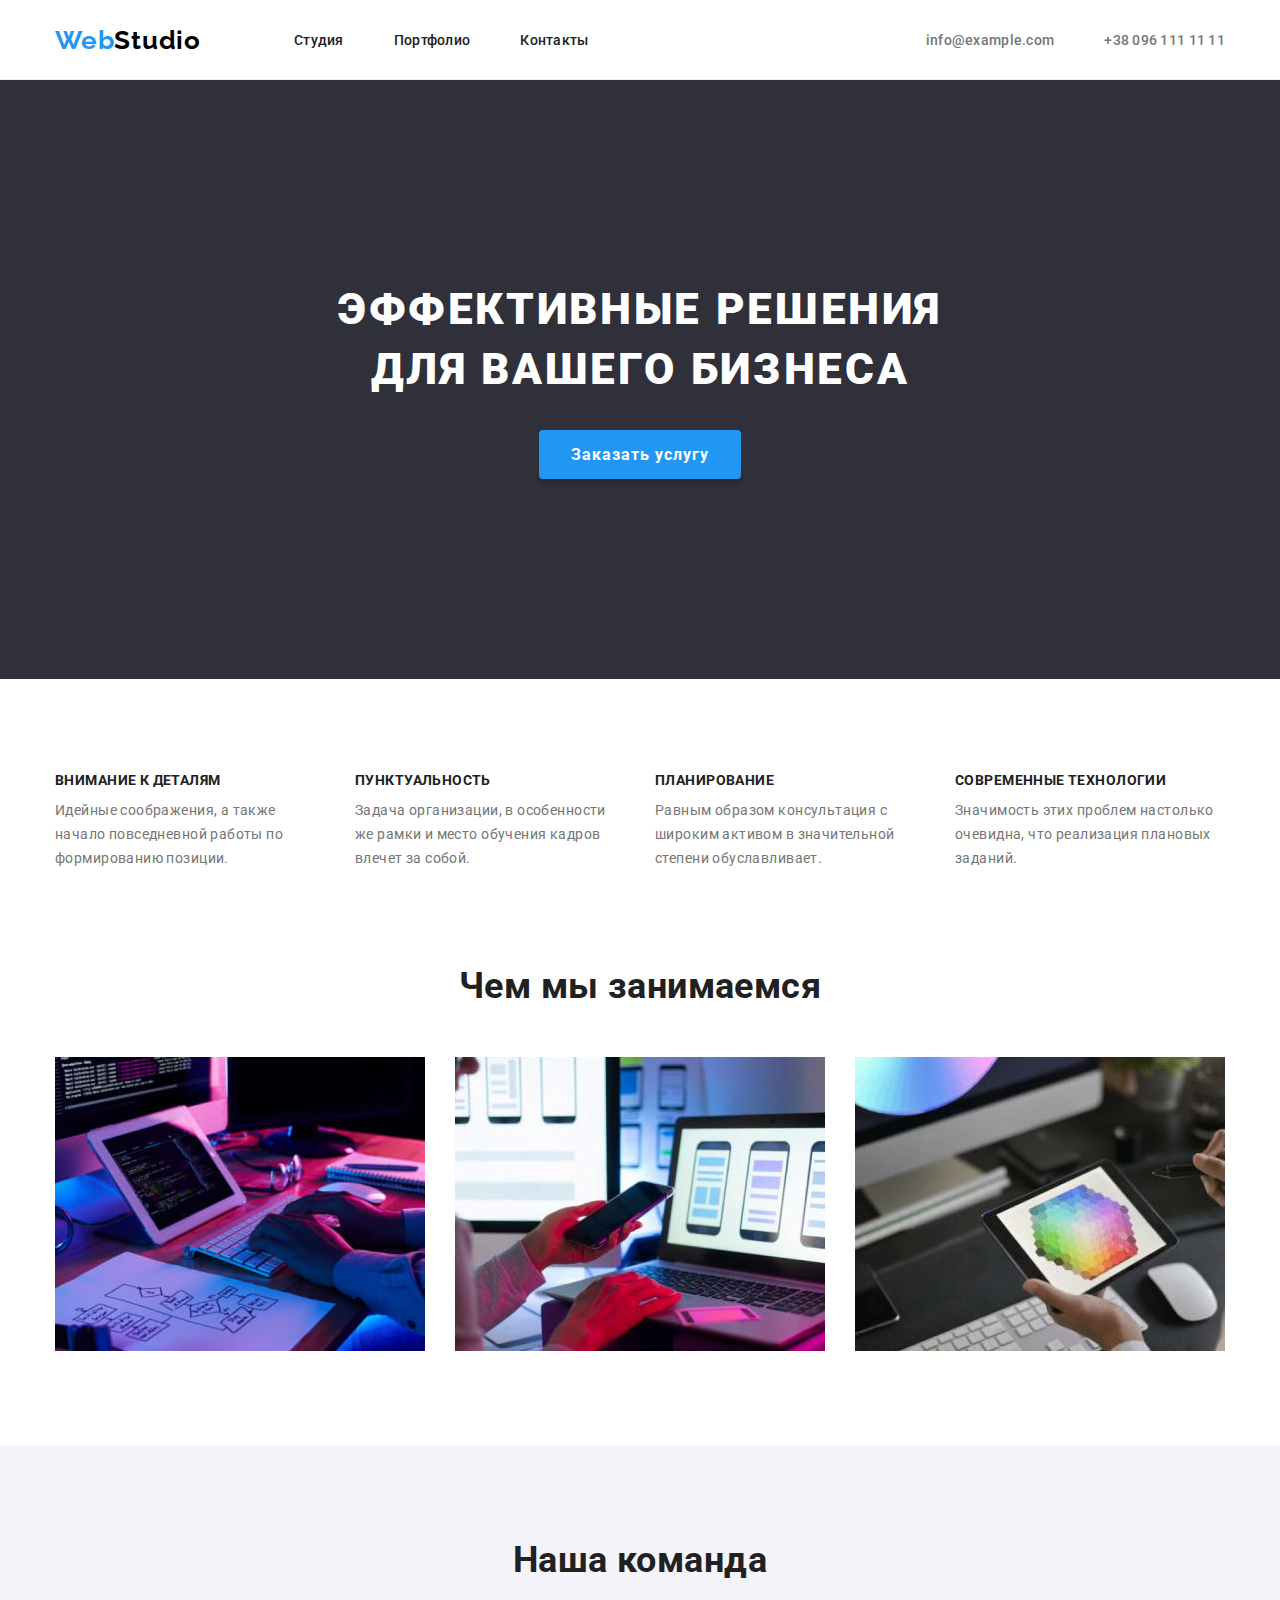
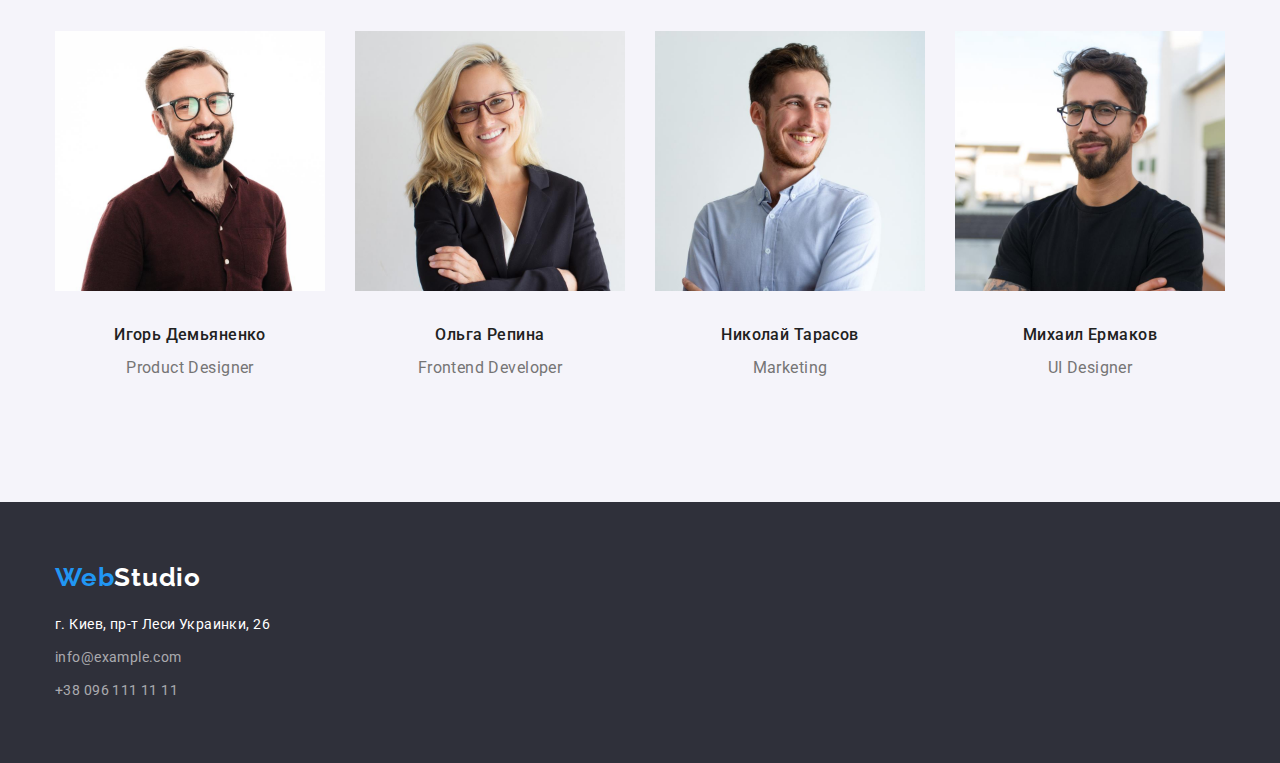
<file: index.html>
<!DOCTYPE html>
<html lang="ru">
  <head>
    <meta charset="UTF-8" />
    <meta http-equiv="X-UA-Compatible" content="IE=edge" />
    <meta name="viewport" content="width=device-width, initial-scale=1.0" />
    <title>Document</title>
    <link
      rel="stylesheet"
      href="https://cdn.jsdelivr.net/npm/modern-normalize@1.1.0/modern-normalize.min.css"
    />
    <link rel="preconnect" href="https://fonts.googleapis.com" />
    <link rel="preconnect" href="https://fonts.gstatic.com" crossorigin />
    <link
      href="https://fonts.googleapis.com/css2?family=Raleway:wght@700&family=Roboto:wght@400;500;700;900&display=swap"
      rel="stylesheet"
    />
    <link rel="stylesheet" href="./css/styles.css" />
  </head>

  <body>
    <header class="header">
      <div class="container header-container">
        <nav class="nav">
          <a class="logo-link" href="/">
            Web<span class="logo-accent">Studio</span></a
          >
          <ul class="site-nav list">
            <li><a class="link nav-link" href="./index.html">Студия</a></li>
            <li>
              <a class="link nav-link" href="./portfolio.html">Портфолио</a>
            </li>
            <li><a class="link nav-link" href="/">Контакты</a></li>
          </ul>
        </nav>
        <ul class="site-adress list">
          <li class="adress-item">
            <a class="link link-adress" href="mailto:info@devstudio.com"
              >info@example.com</a
            >
          </li>
          <li class="adress-item">
            <a class="link link-adress" href="tel:+380961111111"
              >+38 096 111 11 11</a
            >
          </li>
        </ul>
      </div>
    </header>
    <main>
      <section class="hero">
        <h1 class="hero-title">Эффективные решения для вашего бизнеса</h1>
        <button class="hero-batton" type="button">Заказать услугу</button>
      </section>
      <section class="benefits section">
        <div class="container">
          <ul class="list benefits-list card-set">
            <li class="card-item benefits-list-item">
              <h3 class="benefits-title">Внимание к деталям</h3>
              <p class="benefits-item">
                Идейные соображения, а также начало повседневной работы по
                формированию позиции.
              </p>
            </li>
            <li class="card-item benefits-list-item">
              <h3 class="benefits-title">Пунктуальность</h3>
              <p class="benefits-item">
                Задача организации, в особенности же рамки и место обучения
                кадров влечет за собой.
              </p>
            </li>
            <li class="card-item benefits-list-item">
              <h3 class="benefits-title">Планирование</h3>
              <p class="benefits-item">
                Равным образом консультация с широким активом в значительной
                степени обуславливает.
              </p>
            </li>
            <li class="card-item benefits-list-item">
              <h3 class="benefits-title">Современные технологии</h3>
              <p class="benefits-item">
                Значимость этих проблем настолько очевидна, что реализация
                плановых заданий.
              </p>
            </li>
          </ul>
        </div>
      </section>

      <section class="about section">
        <div class="container">
          <h2 class="section-title text-black">Чем мы занимаемся</h2>
          <ul class="list abaut-list card-set">
            <li class="abaut-item card-item">
              <img
                src="./images/work.jpg"
                alt=" робота"
                width="370"
                height="294"
              />
            </li>
            <li class="abaut-item card-item">
              <img
                src="./images/phone.jpg"
                alt=" телефон"
                width="370"
                height="294"
              />
            </li>
            <li class="abaut-item card-item">
              <img
                src="./images/technology.jpg"
                alt=" технології"
                width="370"
                height="294"
              />
            </li>
          </ul>
        </div>
      </section>
      <section class="our-team section">
        <div class="container">
          <h2 class="section-title text-black">Наша команда</h2>
          <ul class="list teatm-list card-set">
            <li class="team-item card-item">
              <img
                src="./images/produkt.jpg"
                alt="Дизайн продукту"
                width="270"
                height="260"
              />
              <div class="data">
                <h3 class="team-title text-black">Игорь Демьяненко</h3>
                <p class="team-text">Product Designer</p>
              </div>
            </li>

            <li class="team-item card-item">
              <img
                src="./images/frontend.jpg"
                alt="розробник"
                width="270"
                height="260"
              />
              <div class="data">
                <h3 class="team-title text-black">Ольга Репина</h3>
                <p class="team-text">Frontend Developer</p>
              </div>
            </li>
            <li class="team-item card-item">
              <img
                src="./images/marketing.jpg"
                alt="маркетинг"
                width="270"
                height="260"
              />
              <div class="data">
                <h3 class="team-title text-black">Николай Тарасов</h3>
                <p class="team-text">Marketing</p>
              </div>
            </li>
            <li class="team-item card-item">
              <img
                src="./images/designer.jpg"
                alt="дизайнер"
                width="270"
                height="260"
              />
              <div class="data">
                <h3 class="team-title text-black">Михаил Ермаков</h3>
                <p class="team-text">UI Designer</p>
              </div>
            </li>
          </ul>
        </div>
      </section>
    </main>
    <footer class="footer">
      <div class="container">
        <a class="logo-link" href="/">
          Web<span class="logo-accent-whit">Studio</span></a
        >
        <address class="adress">
          <ul class="list contacts-footer">
            <li class="adress-item">
              <a
                class="link link-adress text-white"
                href="https://bit.ly/3pXMvUd"
                target="_blank"
                rel="noreferrer noopener nofollow"
                >г. Киев, пр-т Леси Украинки, 26</a
              >
            </li>
            <li class="adress-item">
              <a class="link link-adress" href="mailto:info@devstudio.com"
                >info@example.com</a
              >
            </li>
            <li class="adress-item">
              <a class="link link-adress" href="tel:+380961111111"
                >+38 096 111 11 11</a
              >
            </li>
          </ul>
        </address>
      </div>
    </footer>
  </body>
</html>
</file>
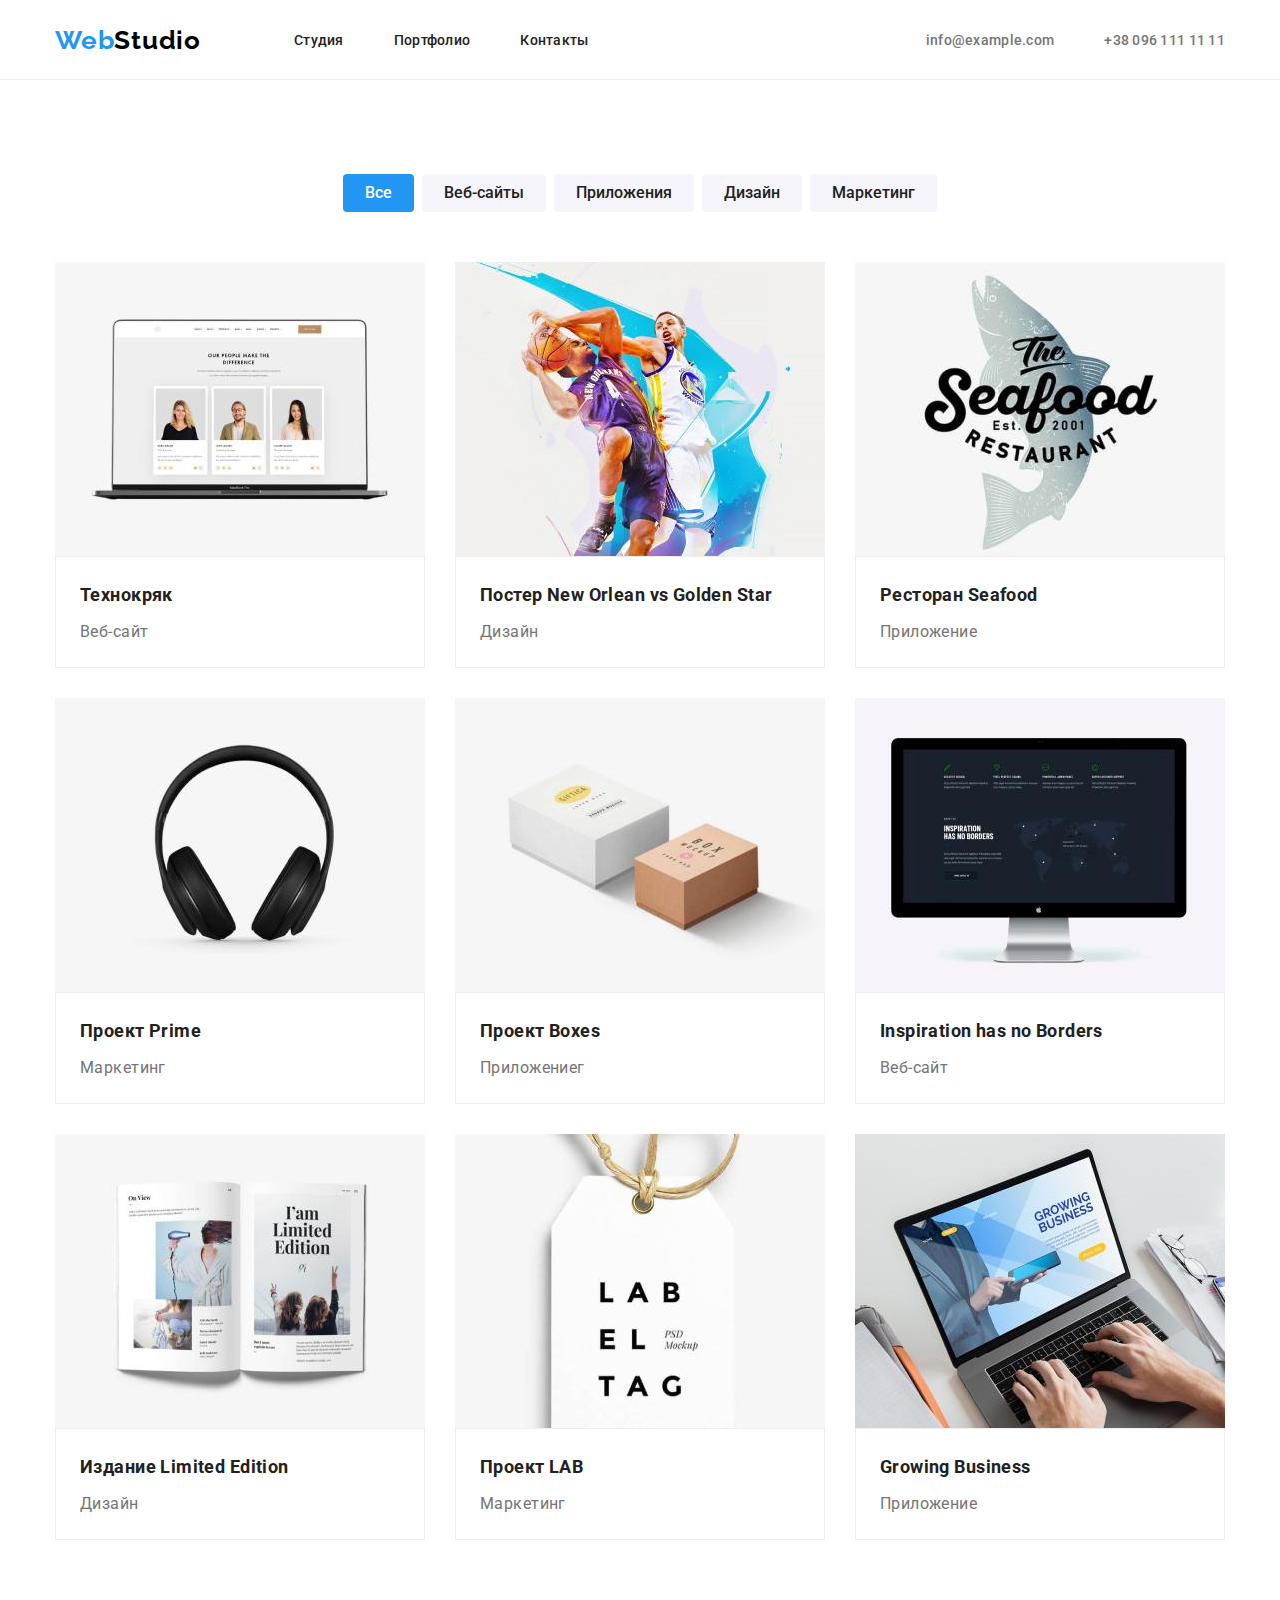
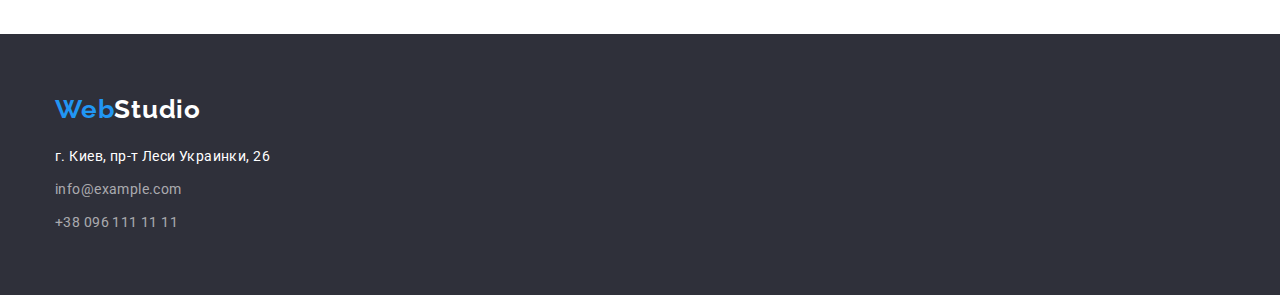
<file: portfolio.html>
<!DOCTYPE html>
<html lang="ru">
  <head>
    <meta charset="UTF-8" />
    <meta http-equiv="X-UA-Compatible" content="IE=edge" />
    <meta name="viewport" content="width=device-width, initial-scale=1.0" />
    <title>Document</title>
    <link
      rel="stylesheet"
      href="https://cdn.jsdelivr.net/npm/modern-normalize@1.1.0/modern-normalize.min.css"
    />
    <link rel="preconnect" href="https://fonts.googleapis.com" />
    <link rel="preconnect" href="https://fonts.gstatic.com" crossorigin />
    <link
      href="https://fonts.googleapis.com/css2?family=Raleway:wght@700&family=Roboto:wght@400;500;700;900&display=swap"
      rel="stylesheet"
    />
    <link rel="stylesheet" href="./css/styles.css" />
  </head>

  <body>
    <header class="header">
      <div class="container header-container">
        <nav class="nav">
          <a class="logo-link" href="/">
            Web<span class="logo-accent">Studio </span></a
          >
          <ul class="site-nav list">
            <li><a class="link nav-link" href="./index.html">Студия</a></li>
            <li>
              <a class="link nav-link" href="./portfolio.html">Портфолио</a>
            </li>
            <li><a class="link nav-link" href="/">Контакты</a></li>
          </ul>
        </nav>
        <ul class="site-adress list">
          <li class="adress-item">
            <a class="link link-adress" href="mailto:info@devstudio.com"
              >info@example.com</a
            >
          </li>
          <li class="adress-item">
            <a class="link link-adress" href="tel:+380961111111"
              >+38 096 111 11 11</a
            >
          </li>
        </ul>
      </div>
    </header>
    <main>
      <section class="section">
        <div class="container">
          <ul class="list-battom list">
            <li><button class="main-batton all" type="button">Все</button></li>
            <li>
              <button class="main-batton" type="button">Веб-сайты</button>
            </li>
            <li>
              <button class="main-batton" type="button">Приложения</button>
            </li>
            <li><button class="main-batton" type="button">Дизайн</button></li>
            <li>
              <button class="main-batton" type="button">Маркетинг</button>
            </li>
          </ul>
          <h1 class="shove">заголовок</h1>
          <ul class="list services-list card-set">
            <li class="item-services card-item">
              <a class="link link-services" href="/">
                <img
                  src="./images2/technocrack.jpg"
                  alt="техно"
                  width="370"
                  height="294"
                />
                <div class="services-wrapper">
                  <h2 class="title-services">Технокряк</h2>
                  <p class="trait">Веб-сайт</p>
                </div>
              </a>
            </li>

            <li class="item-services card-item">
              <a class="link link-services" href="/">
                <img
                  src="./images2/goldenstar.jpg"
                  alt="баскетбол"
                  width="370"
                  height="294"
                />
                <div class="services-wrapper">
                  <h2 class="title-services">
                    Постер New Orlean vs Golden Star
                  </h2>
                  <p class="trait">Дизайн</p>
                </div>
              </a>
            </li>
            <li class="item-services card-item">
              <a class="link link-services" href="/">
                <img
                  src="./images2/seafood.jpg"
                  alt="еда"
                  width="370"
                  height="294"
                />
                <div class="services-wrapper">
                  <h2 class="title-services">Ресторан Seafood</h2>
                  <p class="trait">Приложение</p>
                </div>
              </a>
            </li>
            <li class="item-services card-item">
              <a class="link link-services" href="/">
                <img
                  src="./images2/prime.jpg"
                  alt="наушники"
                  width="370"
                  height="294"
                />
                <div class="services-wrapper">
                  <h2 class="title-services">Проект Prime</h2>
                  <p class="trait">Маркетинг</p>
                </div>
              </a>
            </li>
            <li class="item-services card-item">
              <a class="link link-services" href="/">
                <img
                  src="./images2/boxes.jpg"
                  alt="коробки"
                  width="370"
                  height="294"
                />
                <div class="services-wrapper">
                  <h2 class="title-services">Проект Boxes</h2>
                  <p class="trait">Приложениег</p>
                </div>
              </a>
            </li>
            <li class="item-services card-item">
              <a class="link link-services" href="/">
                <img
                  src="./images2/noborders.jpg"
                  alt="монитор"
                  width="370"
                  height="294"
                />
                <div class="services-wrapper">
                  <h2 class="title-services">Inspiration has no Borders</h2>
                  <p class="trait">Веб-сайт</p>
                </div>
              </a>
            </li>
            <li class="item-services card-item">
              <a class="link link-services" href="/">
                <img
                  src="./images2/limedition.jpg"
                  alt="журнал"
                  width="370"
                  height="294"
                />
                <div class="services-wrapper">
                  <h2 class="title-services">Издание Limited Edition</h2>
                  <p class="trait">Дизайн</p>
                </div>
              </a>
            </li>
            <li class="item-services card-item">
              <a class="link link-services" href="/">
                <img
                  src="./images2/lab.jpg"
                  alt="бирка"
                  width="370"
                  height="294"
                />
                <div class="services-wrapper">
                  <h2 class="title-services">Проект LAB</h2>
                  <p class="trait">Маркетинг</p>
                </div>
              </a>
            </li>
            <li class="item-services card-item">
              <a class="link link-services" href="/">
                <img
                  src="./images2/growing.jpg"
                  alt="ноутбук"
                  width="370"
                  height="294"
                />
                <div class="services-wrapper">
                  <h2 class="title-services">Growing Business</h2>
                  <p class="trait">Приложение</p>
                </div>
              </a>
            </li>
          </ul>
        </div>
      </section>
    </main>
    <footer class="footer">
      <div class="container">
        <a class="logo-link" href="/"
          >Web<span class="logo-accent-whit">Studio</span></a
        >
        <address class="adress">
          <ul class="list contacts-footer">
            <li class="adress-item">
              <a
                class="link link-adress text-white"
                href="https://bit.ly/3pXMvUd"
                target="_blank"
                rel="noreferrer noopener nofollow"
                >г. Киев, пр-т Леси Украинки, 26</a
              >
            </li>
            <li class="adress-item">
              <a class="link link-adress" href="mailto:info@devstudio.com"
                >info@example.com</a
              >
            </li>
            <li class="adress-item">
              <a class="link link-adress" href="tel:+380961111111"
                >+38 096 111 11 11</a
              >
            </li>
          </ul>
        </address>
      </div>
    </footer>
  </body>
</html>
</file>
<file: css/styles.css>
:root {
  --black-text-color: #212121;
  --black-heade-color: #212121;
  --white-text-color: #ffffff;
  --gray-text-color: #757575;
  --gray-background-color: #e5e5e5;
  --black-background-color: #2f303a;
  --black-logo-color: #000000;
  --white-logo-color: #ffffff;
  --blue-logo-color: #2196f3;
  --blue-batton-color: #2196f3;
  --gray-batton-color: #f5f4fa;
  --gray-heade-color: #757575;
  --white-heade-color: #ffffff;
  --blue-heade-color: #ffffff;
  --grayb-footer-color: rgba(255, 255, 255, 0.6);
  --gray-footer-color: #ffffff;
  --gray-border-color: #EEEEEE;
  --gray-header-color: #ECECEC;
}

body {
  font-family: "Roboto", sans-serif;
  font-size: 14px;
  line-height: 1.71;
  color: var(--gray-text-color);
  letter-spacing: 0.03em;
}

h1,
h2,
h3,
p {
  margin: 0;
}

ul {
  margin: 0;
  padding: 0;
}

img {
  display: block;
  max-width: 100%;
  height: auto;

}

.container {
  width: 1200px;
  padding-left: 15px;
  padding-right: 15px;
  margin-left: auto;
  margin-right: auto;
}

.section {
  padding-top: 94px;
  padding-bottom: 94px;
}

.header {
  font-weight: 500;
  line-height: 1.17;
  letter-spacing: 0.02em;
  height: 80px;
  border-bottom: 1px solid var(--gray-header-color);
}

.header-container {
  display: flex;
  align-items: center;

}


.link {
  text-decoration: none;
  color: currentColor;
}

.list {
  list-style: none;
}

.header .logo-link {
  margin-right: 93px;
}

.footer .logo-link {
  margin-bottom: 20px;
  display: block;

}

.footer .adress-item {}

.logo-link {
  font-family: "Raleway", sans-serif;
  font-style: normal;
  font-weight: 700;
  font-size: 26px;
  line-height: 1.19;
  letter-spacing: 0.03em;
  color: var(--blue-logo-color);
  text-decoration: none;

}

.logo-accent {
  color: var(--black-logo-color);
}

.logo-accent-whit {
  color: var(--white-logo-color);
}

.nav {
  display: flex;
  align-items: center;
  color: var(--black-text-color);

}

.site-nav {
  display: flex;
  align-items: center;
  gap: 50px;
}

.nav-link, .header
.link-adress {
  padding-top: 32px;
  padding-bottom: 32px;
  display: block;
}


.nav-link:focus,
.nav-link:hover {
  color: var(--blue-logo-color);
}

.container-nav {
  display: flex;
}

.container-adress {
  display: flex;
}


.adress {
  font-style: inherit;
  color: var(--grayb-footer-color);

}

.site-adress {
  display: flex;
  gap: 50px;
  align-items: center;
  margin-left: auto;
}



.link-adress:hover,
.link-adress:focus {
  color: var(--blue-logo-color);

}

.contacts-footer {
  display: flex;
  flex-direction: column;
  gap: 9px;

}

.benefits {}

.benefits-list {}

.card-set {
  display: flex;
  flex-wrap: wrap;
  margin-left: -30px;
  margin-top: -30px;

}

.card-item {
  margin-left: 30px;
  margin-top: 30px;

}

.benefits-list>.benefits-list-item {
  flex-basis: calc(100% / 4 - 30px);


}

.benefits-title {
  font-weight: 700;
  font-size: 14px;
  line-height: 1.14;
  color: var(--black-text-color);
  text-transform: uppercase;
  margin-bottom: 10px;

}

.benefits-item {}

.item-list-item {}

.footer {
  background-color: var(--black-background-color);
  padding-top: 60px;
  padding-bottom: 60px;

}

.hero-title {
  font-weight: 900;
  font-size: 44px;
  line-height: 1.36;
  text-align: center;
  max-width: 696px;
  margin-left: auto;
  margin-right: auto;
  letter-spacing: 0.06em;
  text-transform: uppercase;
  color: var(--white-text-color);
  margin-bottom: 30px;
}

.hero {
  padding-top: 200px;
  padding-bottom: 200px;
  background: var(--black-background-color);

}

.hero-batton {
  font-family: inherit;
  font-weight: 700;
  font-size: 16px;
  line-height: 1.86;
  color: var(--white-text-color);
  cursor: pointer;
  background-color: var(--blue-batton-color);
  display: flex;
  align-items: center;
  text-align: center;
  margin: 0 auto;
  letter-spacing: 0.06em;
  border: none;
  border-radius: 4px;
  box-shadow: 0px 4px 4px rgba(0, 0, 0, 0.15);
  padding: 10px 32px;
  min-width: 200px;

}

.hero-batton:hover,
.hero-batton:focus {
  background-color: var(--blue-batton-color);
  color: var(--white-text-color);
}

.main-batton {
  font-family: inherit;
  font-weight: 500;
  font-size: 16px;
  line-height: 1.6;
  color: var(--black-text-color);
  cursor: pointer;
  background-color: var(--gray-batton-color);
  border: none;
  border-radius: 4px;
  padding: 6px 22px;
  align-items: center;
  text-align: center;


}

.all {
  color: var(--white-logo-color);
  padding: 6px 22px;

}

.main-batton:hover,
.main-batton:focus,
.all {
  background-color: var(--blue-batton-color);
  color: var(--white-text-color);

}

.list-battom {
  display: flex;
  align-items: center;
  justify-content: center;
  gap: 8px;
  margin-bottom: 50px;

}

.about {
  padding-top: 0;

}

.section-title {
  font-weight: 700;
  font-size: 36px;
  line-height: 1.17;
  text-align: center;
  margin-top: 0px;
  margin-bottom: 50px;

}

.data {
  padding-top: 30px;
  padding-bottom: 30px;

}

.teatm-list {}

.team-item {
  flex-basis: calc(100% / 4 - 30px);

}

.team {}

.abaut-list {}

.abaut-item {
  flex-basis: calc(100% / 3 - 30px);
}

.team-title {
  font-weight: 500;
  text-align: center;
  margin-top: 0;
  margin-bottom: 10px;
 
}

.our-team {
  background-color: var(--gray-batton-color);
}

.team-text {
  font-weight: 400;
  font-size: 16px;
  line-height: 1.17;
  text-align: center;
  color: var(--gray-text-color);

}

.team-list {
  font-weight: 400;
  font-size: 16px;
  line-height: 1.17;
  text-align: center;
  color: var(--gray-text-color);
}

.text-gray {
  color: var(--gray-text-color);
}

.text-white {
  color: var(--white-text-color);
}

.text-black {
  color: var(--black-text-color);
}

.tem-title-team {
  font-size: 16px;
  line-height: 1.19;
  color: var(--black-text-color);
}

.services-list- {
  display: flex;
  padding: 0;
  margin: 0;
  list-style: none;
  flex-wrap: wrap;
  margin-left: -30px;
  margin-top: -30px;
}

.shove {
  display: none;
}

.services-list>.item-services {
  flex-basis: calc(100% / 3 - 30px);
  
}

.link-services {
  display: block;

}

.services-wrapper {
  padding: 20px 24px;
  border: 1px solid var(--gray-border-color);
}

.title-services {
  font-weight: 700;
  font-size: 18px;
  line-height: 2;
  color: var(--black-text-color);
  margin-bottom: 4px;

}

.trait {
  font-weight: 400;
  font-size: 16px;
  line-height: 1.88;
  color: var(--gray-text-color);

}
</file>
